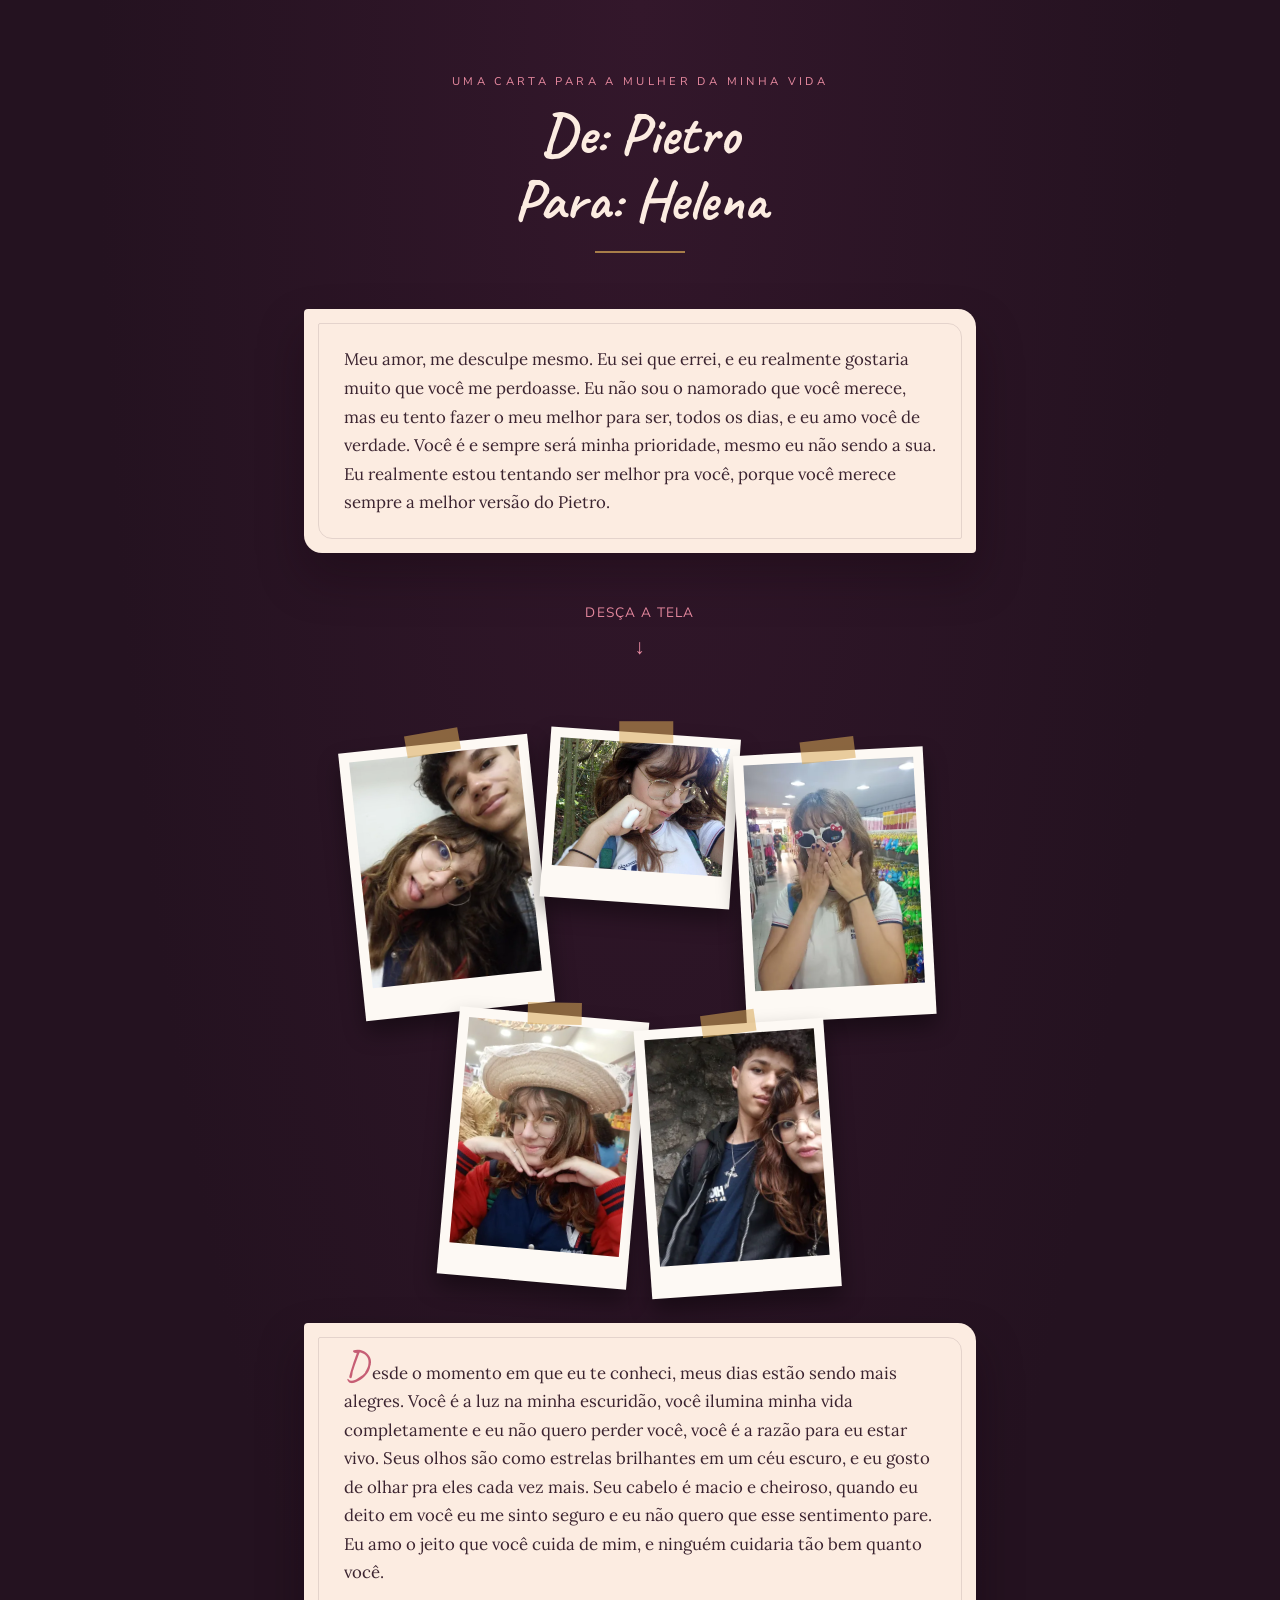
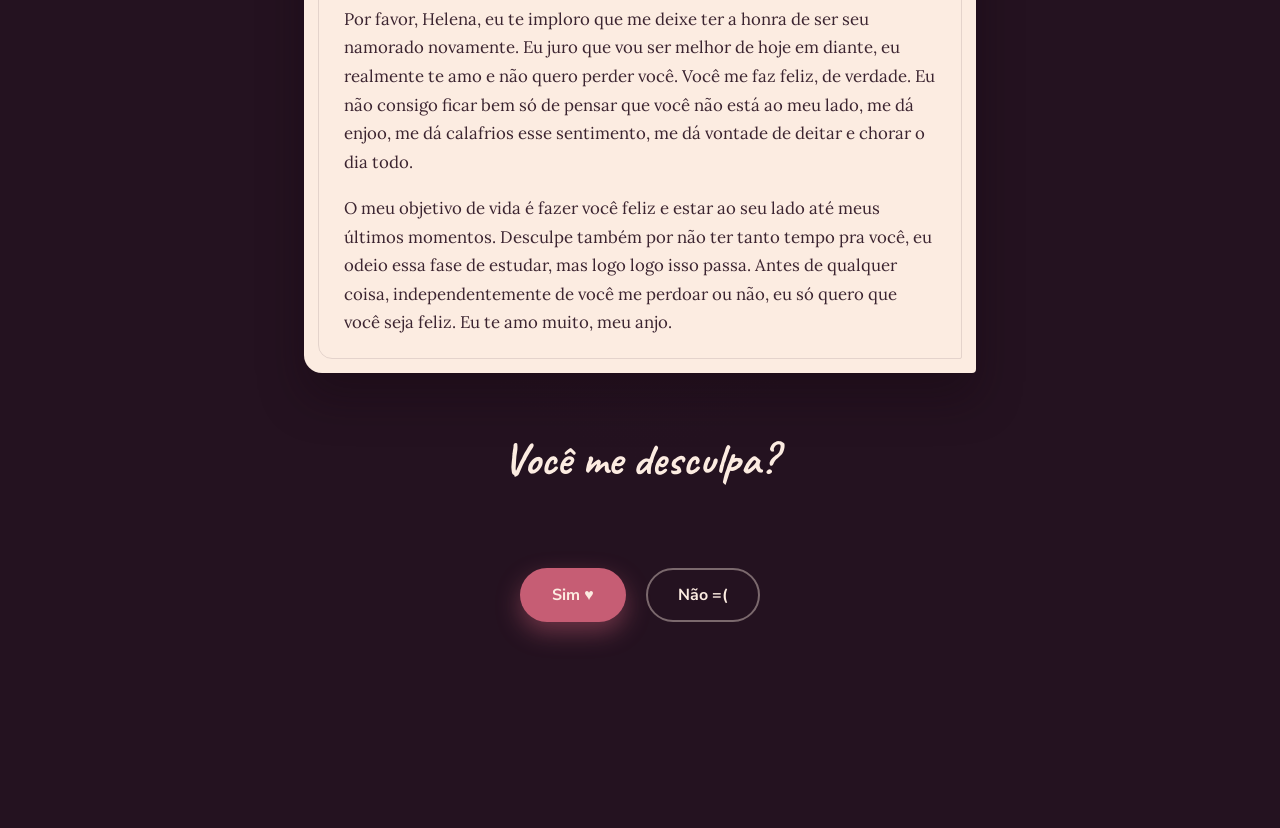
<file: index.html>
<!DOCTYPE html>
<html lang="pt-br">
<head>
    <meta charset="UTF-8">
    <meta name="viewport" content="width=device-width, initial-scale=1.0">
    <title>Para a mulher da minha vida</title>
    <link rel="preconnect" href="https://fonts.googleapis.com">
    <link rel="preconnect" href="https://fonts.gstatic.com" crossorigin>
    <link href="https://fonts.googleapis.com/css2?family=Caveat:wght@500;600;700&family=Lora:ital,wght@0,400;0,500;1,400&family=Nunito+Sans:wght@400;600;700&display=swap" rel="stylesheet">
    <link rel="stylesheet" href="helena-style.css">
</head>
<body>
    <main>
        <header class="cabecalho">
            <p class="eyebrow reveal">Uma carta para a mulher da minha vida</p>
            <h1 class="remetente-destinatario reveal">De: Pietro<br>Para: Helena</h1>
        </header>

        <section class="carta reveal">
            <p>Meu amor, me desculpe mesmo. Eu sei que errei, e eu realmente gostaria muito que você me perdoasse. Eu não sou o namorado que você merece, mas eu tento fazer o meu melhor para ser, todos os dias, e eu amo você de verdade. Você é e sempre será minha prioridade, mesmo eu não sendo a sua. Eu realmente estou tentando ser melhor pra você, porque você merece sempre a melhor versão do Pietro.</p>
        </section>

        <p class="desca-tela reveal">desça a tela<span class="seta" aria-hidden="true">&darr;</span></p>

        <section class="galeria reveal" aria-label="fotos nossas">
            <figure class="polaroid p1">
                <img src="heleninha1.jpeg" alt="Pietro e Helena juntos, sorrindo, ela de língua de fora">
            </figure>
            <figure class="polaroid p2">
                <img src="heleninha2.jpeg" alt="Helena na trilha, apoiando o rosto na mão">
            </figure>
            <figure class="polaroid p3">
                <img src="heleninha3.jpeg" alt="Helena com óculos de sol engraçados, rindo escondida atrás das mãos">
            </figure>
            <figure class="polaroid p4">
                <img src="heleninha4.jpeg" alt="Helena com chapéu de palha, fazendo carinha fofa">
            </figure>
            <figure class="polaroid p5">
                <img src="heleninha5.jpeg" alt="Pietro e Helena encostados um no outro">
            </figure>
        </section>

        <section class="carta carta-principal reveal">
            <p>Desde o momento em que eu te conheci, meus dias estão sendo mais alegres. Você é a luz na minha escuridão, você ilumina minha vida completamente e eu não quero perder você, você é a razão para eu estar vivo. Seus olhos são como estrelas brilhantes em um céu escuro, e eu gosto de olhar pra eles cada vez mais. Seu cabelo é macio e cheiroso, quando eu deito em você eu me sinto seguro e eu não quero que esse sentimento pare. Eu amo o jeito que você cuida de mim, e ninguém cuidaria tão bem quanto você.</p>

            <p>Por favor, Helena, eu te imploro que me deixe ter a honra de ser seu namorado novamente. Eu juro que vou ser melhor de hoje em diante, eu realmente te amo e não quero perder você. Você me faz feliz, de verdade. Eu não consigo ficar bem só de pensar que você não está ao meu lado, me dá enjoo, me dá calafrios esse sentimento, me dá vontade de deitar e chorar o dia todo.</p>

            <p>O meu objetivo de vida é fazer você feliz e estar ao seu lado até meus últimos momentos. Desculpe também por não ter tanto tempo pra você, eu odeio essa fase de estudar, mas logo logo isso passa. Antes de qualquer coisa, independentemente de você me perdoar ou não, eu só quero que você seja feliz. Eu te amo muito, meu anjo.</p>
        </section>

        <section class="pedido reveal">
            <h2>Você me desculpa?</h2>
            <div class="botoes" id="botoes">
                <button class="sim" id="btn-sim" type="button">Sim <span aria-hidden="true">&hearts;</span></button>
                <button class="nao" id="btn-nao" type="button">Não <span aria-hidden="true">=(</span></button>
            </div>
            <p class="dica" id="dica" aria-live="polite"></p>
        </section>
    </main>
    <script src="helena-fun.js"></script>
</body>
</html>
</file>
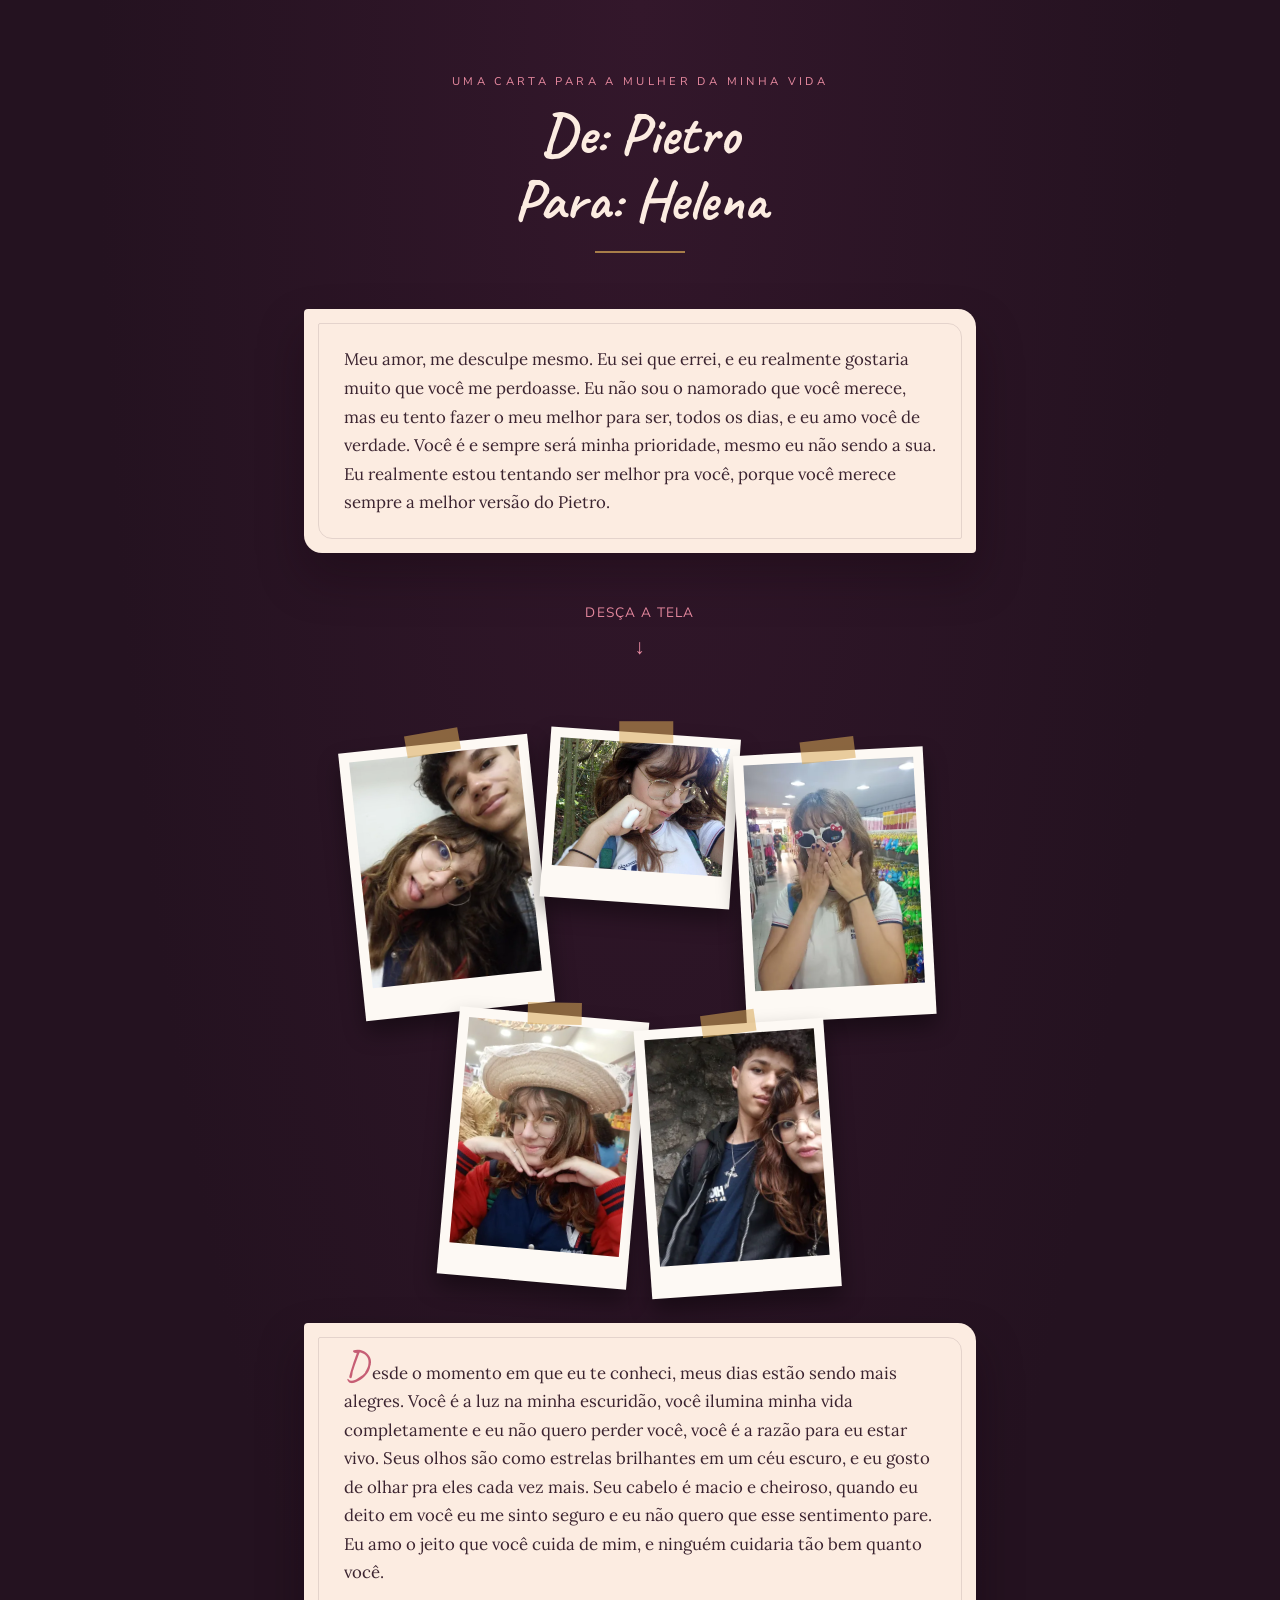
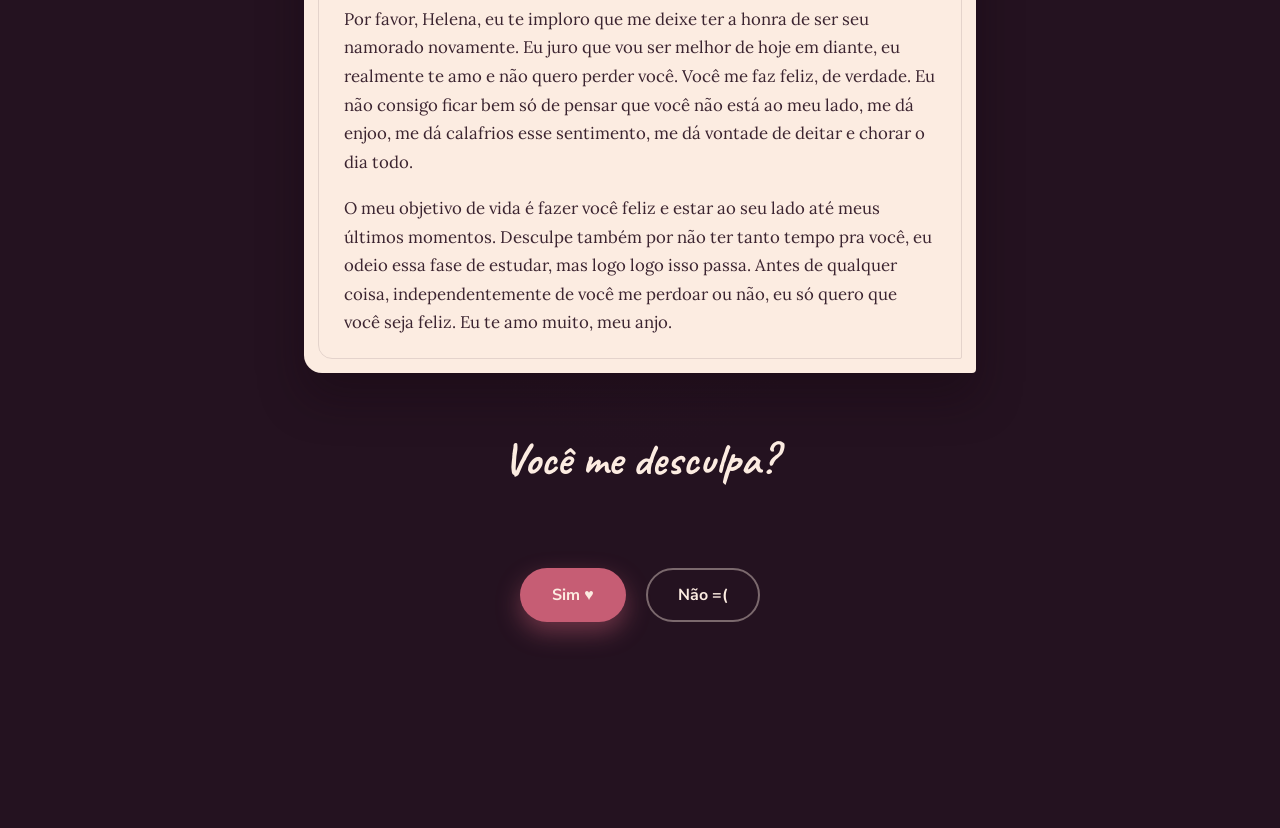
<file: helena.html>
<!DOCTYPE html>
<html lang="pt-br">
<head>
    <meta charset="UTF-8">
    <meta name="viewport" content="width=device-width, initial-scale=1.0">
    <title>Para a mulher da minha vida</title>
    <link rel="preconnect" href="https://fonts.googleapis.com">
    <link rel="preconnect" href="https://fonts.gstatic.com" crossorigin>
    <link href="https://fonts.googleapis.com/css2?family=Caveat:wght@500;600;700&family=Lora:ital,wght@0,400;0,500;1,400&family=Nunito+Sans:wght@400;600;700&display=swap" rel="stylesheet">
    <link rel="stylesheet" href="helena-style.css">
</head>
<body>
    <main>
        <header class="cabecalho">
            <p class="eyebrow reveal">Uma carta para a mulher da minha vida</p>
            <h1 class="remetente-destinatario reveal">De: Pietro<br>Para: Helena</h1>
        </header>

        <section class="carta reveal">
            <p>Meu amor, me desculpe mesmo. Eu sei que errei, e eu realmente gostaria muito que você me perdoasse. Eu não sou o namorado que você merece, mas eu tento fazer o meu melhor para ser, todos os dias, e eu amo você de verdade. Você é e sempre será minha prioridade, mesmo eu não sendo a sua. Eu realmente estou tentando ser melhor pra você, porque você merece sempre a melhor versão do Pietro.</p>
        </section>

        <p class="desca-tela reveal">desça a tela<span class="seta" aria-hidden="true">&darr;</span></p>

        <section class="galeria reveal" aria-label="fotos nossas">
            <figure class="polaroid p1">
                <img src="heleninha1.jpeg" alt="Pietro e Helena juntos, sorrindo, ela de língua de fora">
            </figure>
            <figure class="polaroid p2">
                <img src="heleninha2.jpeg" alt="Helena na trilha, apoiando o rosto na mão">
            </figure>
            <figure class="polaroid p3">
                <img src="heleninha3.jpeg" alt="Helena com óculos de sol engraçados, rindo escondida atrás das mãos">
            </figure>
            <figure class="polaroid p4">
                <img src="heleninha4.jpeg" alt="Helena com chapéu de palha, fazendo carinha fofa">
            </figure>
            <figure class="polaroid p5">
                <img src="heleninha5.jpeg" alt="Pietro e Helena encostados um no outro">
            </figure>
        </section>

        <section class="carta carta-principal reveal">
            <p>Desde o momento em que eu te conheci, meus dias estão sendo mais alegres. Você é a luz na minha escuridão, você ilumina minha vida completamente e eu não quero perder você, você é a razão para eu estar vivo. Seus olhos são como estrelas brilhantes em um céu escuro, e eu gosto de olhar pra eles cada vez mais. Seu cabelo é macio e cheiroso, quando eu deito em você eu me sinto seguro e eu não quero que esse sentimento pare. Eu amo o jeito que você cuida de mim, e ninguém cuidaria tão bem quanto você.</p>

            <p>Por favor, Helena, eu te imploro que me deixe ter a honra de ser seu namorado novamente. Eu juro que vou ser melhor de hoje em diante, eu realmente te amo e não quero perder você. Você me faz feliz, de verdade. Eu não consigo ficar bem só de pensar que você não está ao meu lado, me dá enjoo, me dá calafrios esse sentimento, me dá vontade de deitar e chorar o dia todo.</p>

            <p>O meu objetivo de vida é fazer você feliz e estar ao seu lado até meus últimos momentos. Desculpe também por não ter tanto tempo pra você, eu odeio essa fase de estudar, mas logo logo isso passa. Antes de qualquer coisa, independentemente de você me perdoar ou não, eu só quero que você seja feliz. Eu te amo muito, meu anjo.</p>
        </section>

        <section class="pedido reveal">
            <h2>Você me desculpa?</h2>
            <div class="botoes" id="botoes">
                <button class="sim" id="btn-sim" type="button">Sim <span aria-hidden="true">&hearts;</span></button>
                <button class="nao" id="btn-nao" type="button">Não <span aria-hidden="true">=(</span></button>
            </div>
            <p class="dica" id="dica" aria-live="polite"></p>
        </section>
    </main>
    <script src="helena-fun.js"></script>
</body>
</html>
</file>
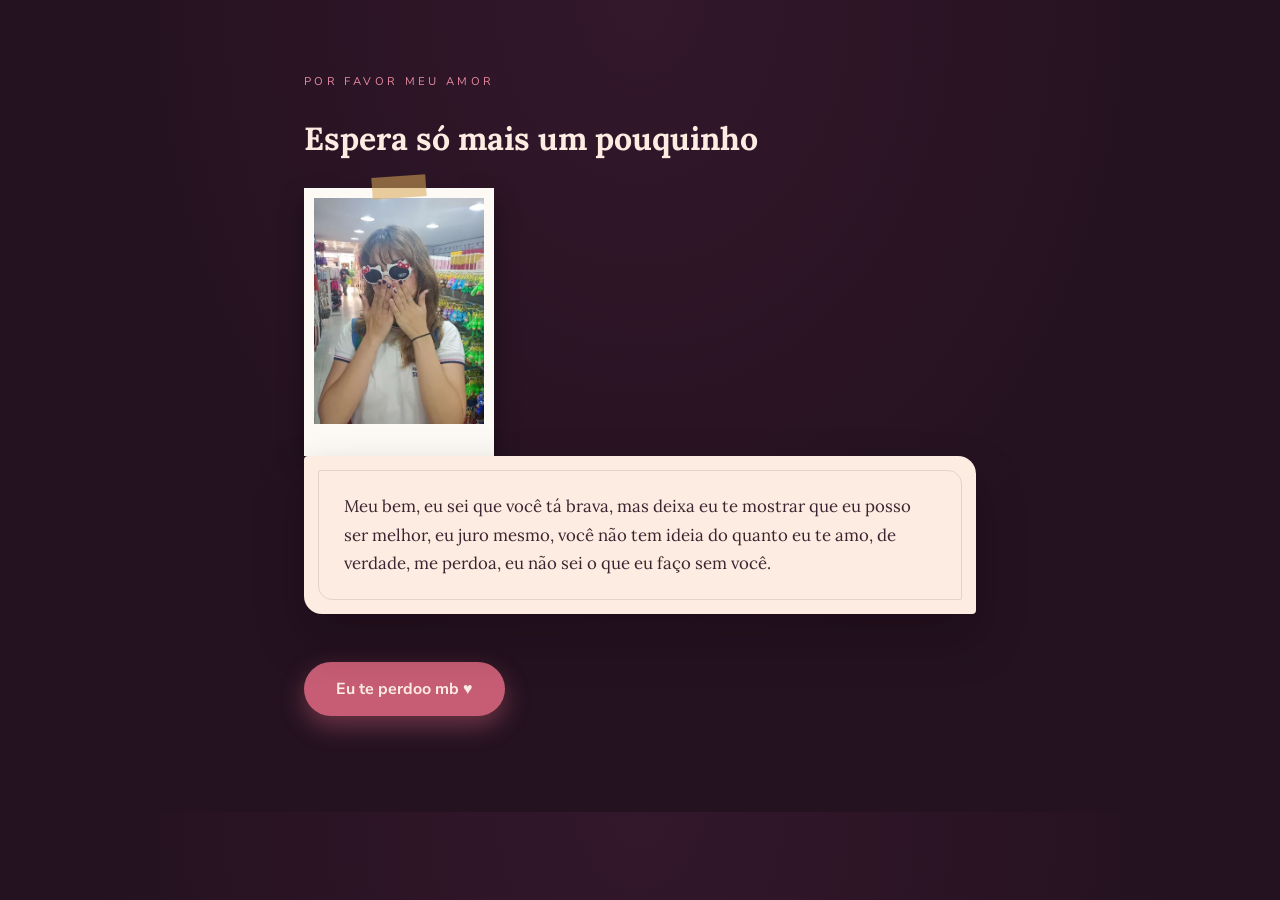
<file: pls.html>
<!DOCTYPE html>
<html lang="pt-br">
<head>
    <meta charset="UTF-8">
    <meta name="viewport" content="width=device-width, initial-scale=1.0">
    <title>Espera só mais um pouco</title>
    <link rel="preconnect" href="https://fonts.googleapis.com">
    <link rel="preconnect" href="https://fonts.gstatic.com" crossorigin>
    <link href="https://fonts.googleapis.com/css2?family=Caveat:wght@500;600;700&family=Lora:ital,wght@0,400;0,500;1,400&family=Nunito+Sans:wght@400;600;700&display=swap" rel="stylesheet">
    <link rel="stylesheet" href="pls-style.css">
</head>
<body>
    <main>
        <p class="eyebrow reveal">Por favor meu amor</p>
        <h1 class="titulo reveal">Espera só mais um pouquinho</h1>

        <figure class="polaroid reveal">
            <img src="heleninha3.jpeg" alt="Helena rindo, escondendo o rosto atrás das mãos">
        </figure>

        <section class="carta reveal">
            <p>Meu bem, eu sei que você tá brava, mas deixa eu te mostrar que eu posso ser melhor, eu juro mesmo, você não tem ideia do quanto eu te amo, de verdade, me perdoa, eu não sei o que eu faço sem você.</p>
        </section>

        <div class="acao reveal">
            <button class="sim" id="btn-sim" type="button">Eu te perdoo mb <span aria-hidden="true">&hearts;</span></button>
        </div>
    </main>
    <script src="pls-fun.js"></script>
</body>
</html>
</file>
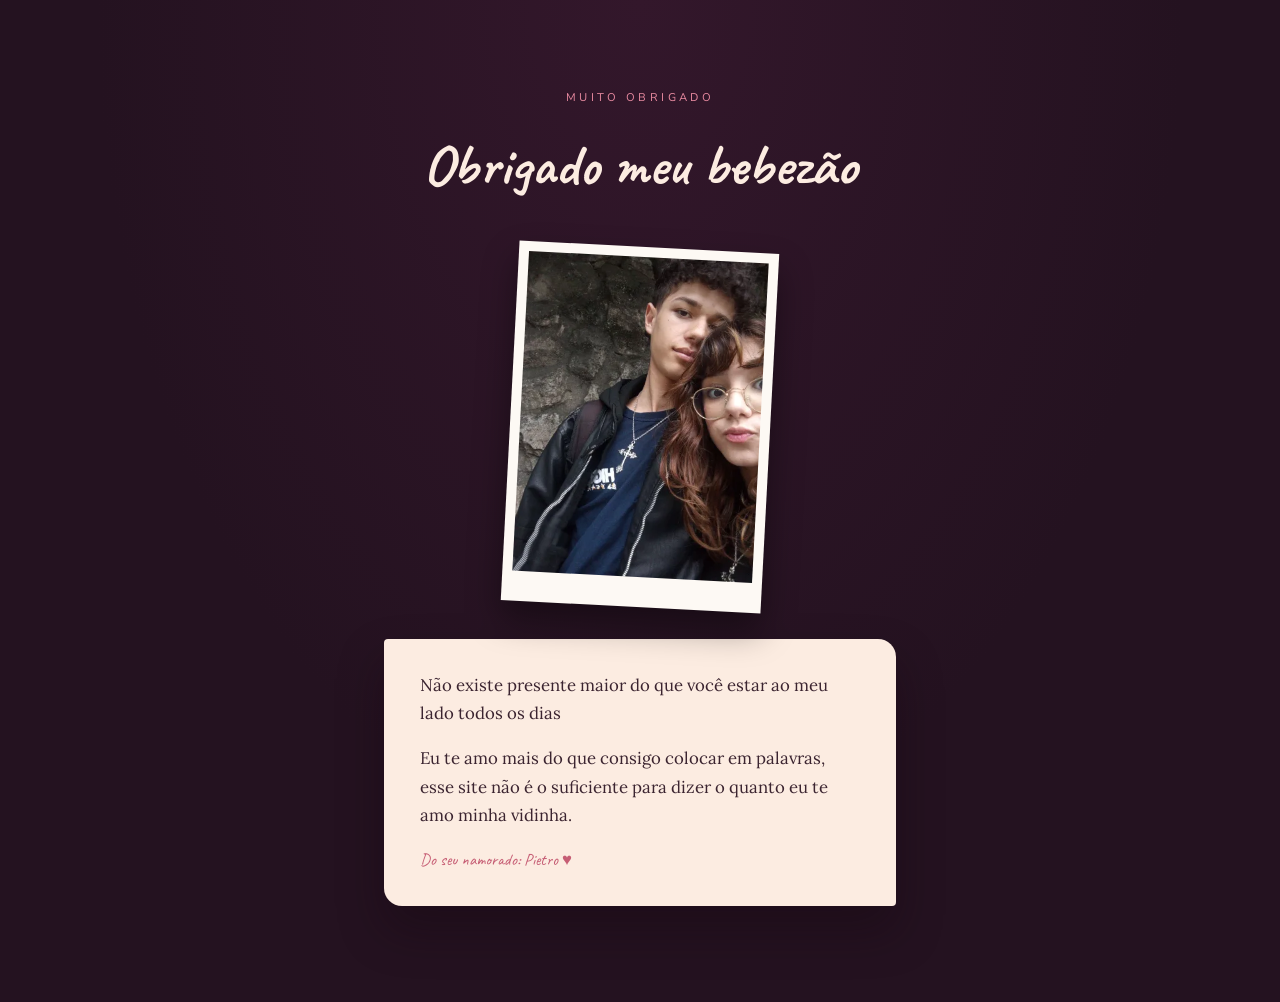
<file: thanks.html>
<!DOCTYPE html>
<html lang="pt-br">
<head>
    <meta charset="UTF-8">
    <meta name="viewport" content="width=device-width, initial-scale=1.0">
    <title>Obrigado meu anjo</title>
    <link rel="preconnect" href="https://fonts.googleapis.com">
    <link rel="preconnect" href="https://fonts.gstatic.com" crossorigin>
    <link href="https://fonts.googleapis.com/css2?family=Caveat:wght@500;600;700&family=Lora:ital,wght@0,400;0,500;1,400&family=Nunito+Sans:wght@400;600;700&display=swap" rel="stylesheet">
    <link rel="stylesheet" href="thanks-style.css">
</head>
<body>
    <div class="confete" id="confete" aria-hidden="true"></div>
    <main>
        <p class="eyebrow reveal">muito obrigado</p>
        <h1 class="titulo reveal">Obrigado meu bebezão</h1>

        <figure class="polaroid reveal">
            <img src="heleninha5.jpeg" alt="Pietro e Helena encostados um no outro">
        </figure>

        <section class="carta reveal">
            <p>Não existe presente maior do que você estar ao meu lado todos os dias</p>
            <p>Eu te amo mais do que consigo colocar em palavras, esse site não é o suficiente para dizer o quanto eu te amo minha vidinha.</p>
            <p class="assinatura">Do seu namorado: Pietro &hearts;</p>
        </section>
    </main>
    <script src="thanks-fun.js"></script>
</body>
</html>
</file>
<file: helena-style.css>
:root {
    --ink: #241220;
    --ink-soft: #33172b;
    --paper: #fcece1;
    --paper-shadow: rgba(20, 6, 15, 0.35);
    --rose: #e88aa0;
    --rose-deep: #c65d74;
    --gold: #d9a857;
    --text: #3b2430;
    --text-soft: #6b4f5a;
}

* {
    box-sizing: border-box;
}

body {
    margin: 0;
    background: radial-gradient(ellipse at top, var(--ink-soft), var(--ink) 60%);
    color: var(--paper);
    font-family: 'Lora', serif;
    line-height: 1.7;
    -webkit-font-smoothing: antialiased;
}

main {
    max-width: 720px;
    margin: 0 auto;
    padding: 72px 24px 96px;
}

/* header */

.cabecalho {
    text-align: center;
    margin-bottom: 56px;
}

.eyebrow {
    font-family: 'Nunito Sans', sans-serif;
    text-transform: uppercase;
    letter-spacing: 0.3em;
    font-size: 0.7rem;
    color: var(--rose);
    margin: 0 0 10px;
}

.remetente-destinatario {
    font-family: 'Caveat', cursive;
    font-weight: 700;
    font-size: clamp(2.4rem, 7vw, 3.6rem);
    line-height: 1.15;
    margin: 0;
    color: var(--paper);
}

.remetente-destinatario::after {
    content: '';
    display: block;
    width: 90px;
    height: 2px;
    margin: 18px auto 0;
    background: var(--gold);
    opacity: 0.7;
}

/* letter cards */

.carta {
    background: var(--paper);
    color: var(--text);
    border-radius: 4px 18px 4px 18px;
    padding: 36px 40px;
    box-shadow: 0 24px 45px var(--paper-shadow);
    margin: 0 0 48px;
    position: relative;
}

.carta::before {
    content: '';
    position: absolute;
    top: 14px;
    left: 14px;
    right: 14px;
    bottom: 14px;
    border: 1px solid rgba(59, 36, 48, 0.12);
    border-radius: 2px 14px 2px 14px;
    pointer-events: none;
}

.carta p {
    margin: 0 0 18px;
    font-size: 1.05rem;
}

.carta p:last-child {
    margin-bottom: 0;
}

.carta-principal p:first-of-type::first-letter {
    font-family: 'Caveat', cursive;
    font-size: 2.6rem;
    color: var(--rose-deep);
    line-height: 0;
    padding-right: 4px;
}

/* scroll prompt */

.desca-tela {
    text-align: center;
    font-family: 'Nunito Sans', sans-serif;
    font-size: 0.85rem;
    letter-spacing: 0.08em;
    text-transform: uppercase;
    color: var(--rose);
    margin: 0 0 48px;
}

.seta {
    display: block;
    margin-top: 6px;
    font-size: 1.3rem;
    animation: flutuar 1.8s ease-in-out infinite;
}

@keyframes flutuar {
    0%, 100% { transform: translateY(0); opacity: 0.6; }
    50% { transform: translateY(8px); opacity: 1; }
}

/* photo corkboard */

.galeria {
    display: flex;
    flex-wrap: wrap;
    justify-content: center;
    align-items: flex-start;
    gap: 8px 4px;
    padding: 24px 8px 40px;
}

.polaroid {
    margin: 0;
    background: #fdf9f4;
    padding: 10px 10px 32px;
    width: 42%;
    max-width: 190px;
    box-shadow: 0 12px 22px rgba(0, 0, 0, 0.4);
    position: relative;
    transition: transform 0.25s ease;
}

.polaroid::before {
    content: '';
    position: absolute;
    top: -12px;
    left: 50%;
    width: 54px;
    height: 22px;
    background: rgba(217, 168, 87, 0.55);
    transform: translateX(-50%) rotate(-4deg);
}

.polaroid img {
    display: block;
    width: 100%;
    height: auto;
    object-fit: cover;
}

.polaroid:hover {
    transform: translateY(-6px) scale(1.03);
    z-index: 2;
}

.p1 { transform: rotate(-6deg) translateY(6px); }
.p2 { transform: rotate(4deg) translateY(-4px); }
.p3 { transform: rotate(-3deg) translateY(14px); }
.p4 { transform: rotate(5deg) translateY(0); }
.p5 { transform: rotate(-4deg) translateY(10px); }

.p1:hover { transform: rotate(-6deg) translateY(-2px) scale(1.05); }
.p2:hover { transform: rotate(4deg) translateY(-12px) scale(1.05); }
.p3:hover { transform: rotate(-3deg) translateY(6px) scale(1.05); }
.p4:hover { transform: rotate(5deg) translateY(-8px) scale(1.05); }
.p5:hover { transform: rotate(-4deg) translateY(2px) scale(1.05); }

/* question / buttons */

.pedido {
    text-align: center;
    margin-top: 16px;
}

.pedido h2 {
    font-family: 'Caveat', cursive;
    font-size: clamp(2rem, 6vw, 2.8rem);
    color: var(--paper);
    margin: 0 0 28px;
}

.botoes {
    position: relative;
    display: flex;
    justify-content: center;
    align-items: center;
    gap: 20px;
    min-height: 140px;
}

button {
    font-family: 'Nunito Sans', sans-serif;
    font-weight: 700;
    font-size: 1rem;
    border-radius: 999px;
    padding: 14px 30px;
    cursor: pointer;
    border: 2px solid transparent;
    transition: transform 0.15s ease, box-shadow 0.15s ease;
}

button:focus-visible {
    outline: 3px solid var(--gold);
    outline-offset: 3px;
}

.sim {
    background: var(--rose-deep);
    color: var(--paper);
    box-shadow: 0 10px 24px rgba(198, 93, 116, 0.45);
}

.sim:hover {
    transform: translateY(-2px) scale(1.04);
    box-shadow: 0 14px 28px rgba(198, 93, 116, 0.55);
}

.nao {
    background: transparent;
    color: var(--paper);
    border-color: rgba(252, 236, 225, 0.4);
}

.dica {
    margin-top: 18px;
    min-height: 1.2em;
    font-family: 'Caveat', cursive;
    font-size: 1.4rem;
    color: var(--gold);
}

/* scroll reveal */

.reveal {
    opacity: 0;
    transform: translateY(24px);
    transition: opacity 0.8s ease, transform 0.8s ease;
}

.reveal.visivel {
    opacity: 1;
    transform: none;
}

@media (prefers-reduced-motion: reduce) {
    .reveal {
        opacity: 1 !important;
        transform: none !important;
        transition: none !important;
    }
    .seta {
        animation: none;
    }
}

@media (max-width: 480px) {
    main {
        padding: 48px 16px 72px;
    }
    .carta {
        padding: 28px 22px;
    }
    .polaroid {
        width: 40%;
    }
}
</file>
<file: pls-style.css>
:root {
    --ink: #241220;
    --ink-soft: #33172b;
    --paper: #fcece1;
    --paper-shadow: rgba(20, 6, 15, 0.35);
    --rose: #e88aa0;
    --rose-deep: #c65d74;
    --gold: #d9a857;
    --text: #3b2430;
    --text-soft: #6b4f5a;
}

* {
    box-sizing: border-box;
}

body {
    margin: 0;
    background: radial-gradient(ellipse at top, var(--ink-soft), var(--ink) 60%);
    color: var(--paper);
    font-family: 'Lora', serif;
    line-height: 1.7;
    -webkit-font-smoothing: antialiased;
}

main {
    max-width: 720px;
    margin: 0 auto;
    padding: 72px 24px 96px;
}

/* header */

.cabecalho {
    text-align: center;
    margin-bottom: 56px;
}

.eyebrow {
    font-family: 'Nunito Sans', sans-serif;
    text-transform: uppercase;
    letter-spacing: 0.3em;
    font-size: 0.7rem;
    color: var(--rose);
    margin: 0 0 10px;
}

.remetente-destinatario {
    font-family: 'Caveat', cursive;
    font-weight: 700;
    font-size: clamp(2.4rem, 7vw, 3.6rem);
    line-height: 1.15;
    margin: 0;
    color: var(--paper);
}

.remetente-destinatario::after {
    content: '';
    display: block;
    width: 90px;
    height: 2px;
    margin: 18px auto 0;
    background: var(--gold);
    opacity: 0.7;
}

/* letter cards */

.carta {
    background: var(--paper);
    color: var(--text);
    border-radius: 4px 18px 4px 18px;
    padding: 36px 40px;
    box-shadow: 0 24px 45px var(--paper-shadow);
    margin: 0 0 48px;
    position: relative;
}

.carta::before {
    content: '';
    position: absolute;
    top: 14px;
    left: 14px;
    right: 14px;
    bottom: 14px;
    border: 1px solid rgba(59, 36, 48, 0.12);
    border-radius: 2px 14px 2px 14px;
    pointer-events: none;
}

.carta p {
    margin: 0 0 18px;
    font-size: 1.05rem;
}

.carta p:last-child {
    margin-bottom: 0;
}

.carta-principal p:first-of-type::first-letter {
    font-family: 'Caveat', cursive;
    font-size: 2.6rem;
    color: var(--rose-deep);
    line-height: 0;
    padding-right: 4px;
}

/* scroll prompt */

.desca-tela {
    text-align: center;
    font-family: 'Nunito Sans', sans-serif;
    font-size: 0.85rem;
    letter-spacing: 0.08em;
    text-transform: uppercase;
    color: var(--rose);
    margin: 0 0 48px;
}

.seta {
    display: block;
    margin-top: 6px;
    font-size: 1.3rem;
    animation: flutuar 1.8s ease-in-out infinite;
}

@keyframes flutuar {
    0%, 100% { transform: translateY(0); opacity: 0.6; }
    50% { transform: translateY(8px); opacity: 1; }
}

/* photo corkboard */

.galeria {
    display: flex;
    flex-wrap: wrap;
    justify-content: center;
    align-items: flex-start;
    gap: 8px 4px;
    padding: 24px 8px 40px;
}

.polaroid {
    margin: 0;
    background: #fdf9f4;
    padding: 10px 10px 32px;
    width: 42%;
    max-width: 190px;
    box-shadow: 0 12px 22px rgba(0, 0, 0, 0.4);
    position: relative;
    transition: transform 0.25s ease;
}

.polaroid::before {
    content: '';
    position: absolute;
    top: -12px;
    left: 50%;
    width: 54px;
    height: 22px;
    background: rgba(217, 168, 87, 0.55);
    transform: translateX(-50%) rotate(-4deg);
}

.polaroid img {
    display: block;
    width: 100%;
    height: auto;
    object-fit: cover;
}

.polaroid:hover {
    transform: translateY(-6px) scale(1.03);
    z-index: 2;
}

.p1 { transform: rotate(-6deg) translateY(6px); }
.p2 { transform: rotate(4deg) translateY(-4px); }
.p3 { transform: rotate(-3deg) translateY(14px); }
.p4 { transform: rotate(5deg) translateY(0); }
.p5 { transform: rotate(-4deg) translateY(10px); }

.p1:hover { transform: rotate(-6deg) translateY(-2px) scale(1.05); }
.p2:hover { transform: rotate(4deg) translateY(-12px) scale(1.05); }
.p3:hover { transform: rotate(-3deg) translateY(6px) scale(1.05); }
.p4:hover { transform: rotate(5deg) translateY(-8px) scale(1.05); }
.p5:hover { transform: rotate(-4deg) translateY(2px) scale(1.05); }

/* question / buttons */

.pedido {
    text-align: center;
    margin-top: 16px;
}

.pedido h2 {
    font-family: 'Caveat', cursive;
    font-size: clamp(2rem, 6vw, 2.8rem);
    color: var(--paper);
    margin: 0 0 28px;
}

.botoes {
    position: relative;
    display: flex;
    justify-content: center;
    align-items: center;
    gap: 20px;
    min-height: 140px;
}

button {
    font-family: 'Nunito Sans', sans-serif;
    font-weight: 700;
    font-size: 1rem;
    border-radius: 999px;
    padding: 14px 30px;
    cursor: pointer;
    border: 2px solid transparent;
    transition: transform 0.15s ease, box-shadow 0.15s ease;
}

button:focus-visible {
    outline: 3px solid var(--gold);
    outline-offset: 3px;
}

.sim {
    background: var(--rose-deep);
    color: var(--paper);
    box-shadow: 0 10px 24px rgba(198, 93, 116, 0.45);
}

.sim:hover {
    transform: translateY(-2px) scale(1.04);
    box-shadow: 0 14px 28px rgba(198, 93, 116, 0.55);
}

.nao {
    background: transparent;
    color: var(--paper);
    border-color: rgba(252, 236, 225, 0.4);
}

.dica {
    margin-top: 18px;
    min-height: 1.2em;
    font-family: 'Caveat', cursive;
    font-size: 1.4rem;
    color: var(--gold);
}

/* scroll reveal */

.reveal {
    opacity: 0;
    transform: translateY(24px);
    transition: opacity 0.8s ease, transform 0.8s ease;
}

.reveal.visivel {
    opacity: 1;
    transform: none;
}

@media (prefers-reduced-motion: reduce) {
    .reveal {
        opacity: 1 !important;
        transform: none !important;
        transition: none !important;
    }
    .seta {
        animation: none;
    }
}

@media (max-width: 480px) {
    main {
        padding: 48px 16px 72px;
    }
    .carta {
        padding: 28px 22px;
    }
    .polaroid {
        width: 40%;
    }
}
</file>
<file: thanks-style.css>
:root {
    --ink: #241220;
    --ink-soft: #33172b;
    --paper: #fcece1;
    --paper-shadow: rgba(20, 6, 15, 0.35);
    --rose: #e88aa0;
    --rose-deep: #c65d74;
    --gold: #d9a857;
    --text: #3b2430;
}

* {
    box-sizing: border-box;
}

body {
    margin: 0;
    background: radial-gradient(ellipse at top, var(--ink-soft), var(--ink) 60%);
    color: var(--paper);
    font-family: 'Lora', serif;
    line-height: 1.7;
    -webkit-font-smoothing: antialiased;
    overflow-x: hidden;
    position: relative;
}

main {
    max-width: 560px;
    margin: 0 auto;
    padding: 88px 24px 96px;
    text-align: center;
    position: relative;
    z-index: 1;
}

.eyebrow {
    font-family: 'Nunito Sans', sans-serif;
    text-transform: uppercase;
    letter-spacing: 0.3em;
    font-size: 0.7rem;
    color: var(--rose);
    margin: 0 0 10px;
}

.titulo {
    font-family: 'Caveat', cursive;
    font-weight: 700;
    font-size: clamp(2.4rem, 8vw, 3.6rem);
    margin: 0 0 32px;
}

.polaroid {
    margin: 0 auto 32px;
    background: #fdf9f4;
    padding: 10px 10px 30px;
    width: 68%;
    max-width: 260px;
    box-shadow: 0 18px 34px rgba(0, 0, 0, 0.4);
    transform: rotate(3deg);
}

.polaroid img {
    display: block;
    width: 100%;
    height: auto;
}

.carta {
    background: var(--paper);
    color: var(--text);
    text-align: left;
    border-radius: 4px 18px 4px 18px;
    padding: 32px 36px;
    box-shadow: 0 24px 45px var(--paper-shadow);
}

.carta p {
    margin: 0 0 16px;
    font-size: 1.05rem;
}

.assinatura {
    margin: 8px 0 0 !important;
    font-family: 'Caveat', cursive;
    font-size: 1.7rem;
    color: var(--rose-deep);
}

.confete {
    position: fixed;
    inset: 0;
    pointer-events: none;
    z-index: 0;
}

.coracao {
    position: absolute;
    top: -10%;
    font-size: 1.4rem;
    color: var(--rose);
    opacity: 0.85;
    animation: cair linear forwards;
}

@keyframes cair {
    to {
        transform: translateY(115vh) rotate(180deg);
        opacity: 0;
    }
}

.reveal {
    opacity: 0;
    transform: translateY(24px);
    transition: opacity 0.8s ease, transform 0.8s ease;
}

.reveal.visivel {
    opacity: 1;
    transform: rotate(3deg);
}

.titulo.visivel,
.carta.visivel,
.eyebrow.visivel {
    transform: none;
}

@media (prefers-reduced-motion: reduce) {
    .reveal {
        opacity: 1 !important;
        transition: none !important;
    }
    .coracao {
        display: none;
    }
}
</file>
